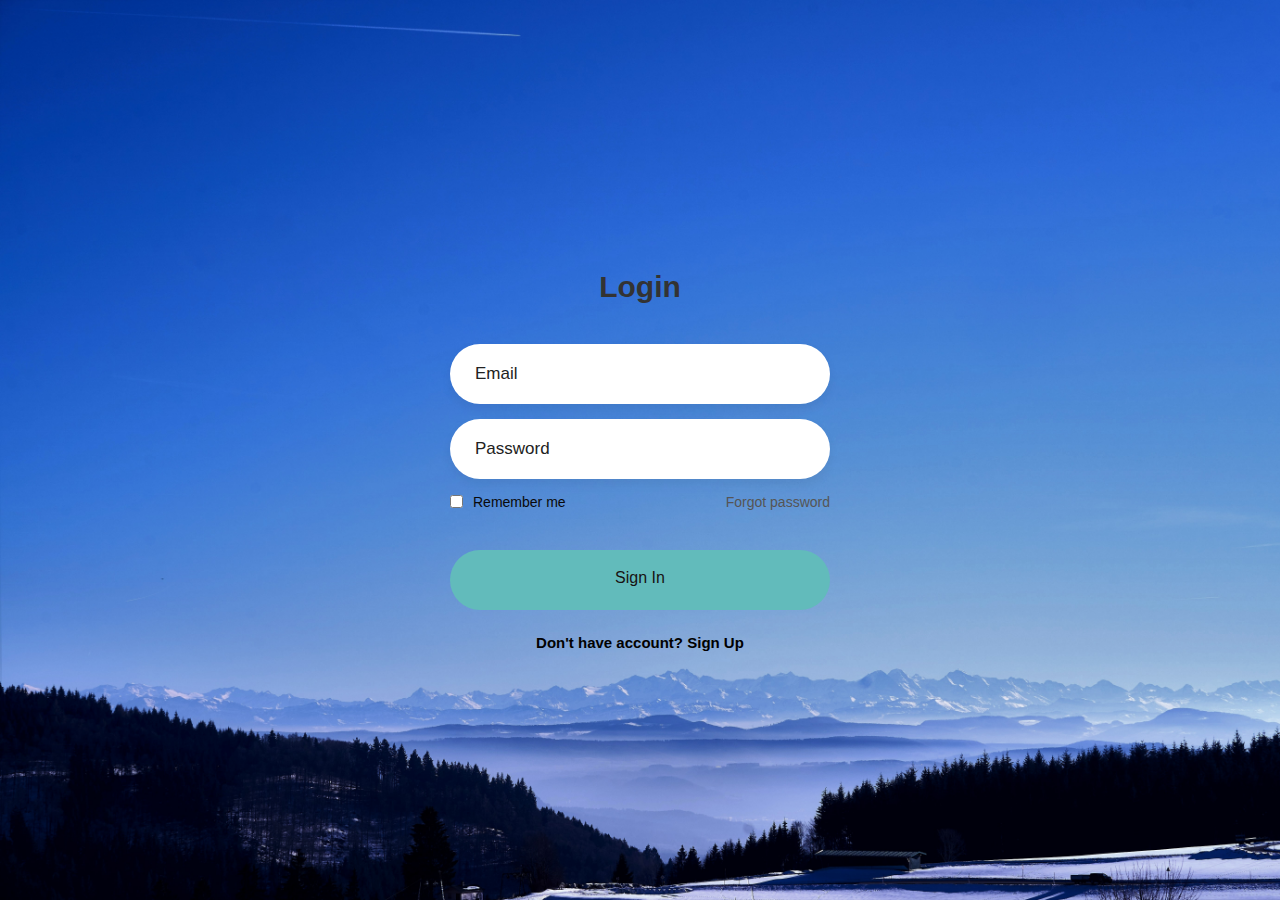
<file: index.html>
<!DOCTYPE html>
<html lang="en">
<head>
    <meta charset="UTF-8">
    <meta http-equiv="X-UA-Compatible" content="IE=edge">
    <meta name="viewport" content="width=device-width, initial-scale=1.0">
    <link rel="stylesheet" href="style.css">
    <title>Login Form SUE/IS/20/ICT/084</title>
</head>
<body  class="container">
    
    <div class="login-box">
        <div class="login-header">
            <header>Login</header>
        </div>
        <div class="input-box">
            <input type="text" class="input-field" placeholder="Email" autocomplete="off" required>
        </div>
        <div class="input-box">
            <input type="password" class="input-field" placeholder="Password" autocomplete="off" required>
        </div>
        <div class="forgot">
            <section>
                <input type="checkbox" id="check">
                <label for="check">Remember me</label>
            </section>
            <section>
                <a href="#">Forgot password</a>
            </section>
        </div>
        <div class="input-submit">
            <button class="submit-btn" id="submit"></button>
            <label for="submit">Sign In</label>
        </div>
        <div class="sign-up-link">
            <p>Don't have account? <a href="Register.html">Sign Up</a></p>
        </div>
    </div>
</body>
</html>
</file>
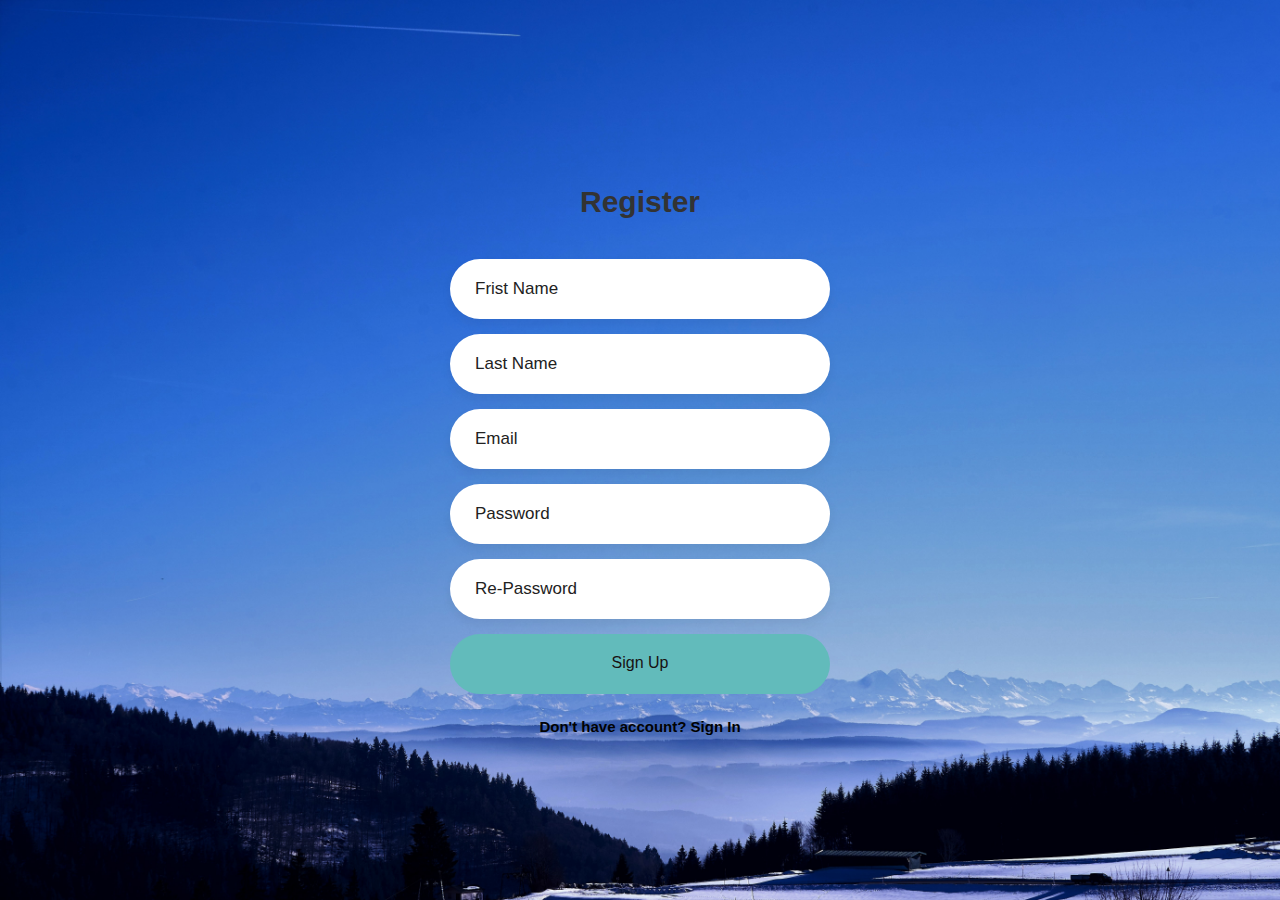
<file: Register.html>
<!DOCTYPE html>
<html lang="en">
<head>
    <meta charset="UTF-8">
    <meta http-equiv="X-UA-Compatible" content="IE=edge">
    <meta name="viewport" content="width=device-width, initial-scale=1.0">
    <link rel="stylesheet" href="style.css">
    <title>Login Form SUE/IS/20/ICT/084</title>
</head>
<body class="container">
    <div class="login-box">
        <div class="login-header">
            <header>Register</header>
        </div>

        <div class="input-box">
            <input type="text" class="input-field" placeholder="Frist Name" autocomplete="off" required>
        </div>
        <div class="input-box">
            <input type="text" class="input-field" placeholder="Last Name" autocomplete="off" required>
        </div>

        <div class="input-box">
         <input type="text" class="input-field" placeholder="Email" autocomplete="off" required>
        </div>
        <div class="input-box">
         <input type="password" class="input-field" placeholder="Password" autocomplete="off" required>
        </div>

       <div class="input-box">
            <input type="password" class="input-field" placeholder="Re-Password" autocomplete="off" required>
        </div>

        <div class="input-submit">
            <button class="submit-btn" id="submit"></button>
            <label for="submit">Sign Up</label>
        </div>

        <div class="sign-up-link">
            <p>Don't have account? <a href="index.html">Sign In</a></p>
        </div>
    </div>
</body>
</html>
</file>
<file: style.css>
*{
    margin: 0;
    padding: 0;
    box-sizing: border-box;
    font-family: 'Poppins',sans-serif;
    
}
.container{
    background: url("images/2.jpg");
    background-repeat: no-repeat;
    background-size: cover;

}
body{
    display: flex;
    justify-content: center;
    background-repeat: no-repeat;
    align-items: center;
    min-height: 100vh;
    
}
.login-box{
    display: flex;
    justify-content: center;
    flex-direction: column;
    width: 440px;
    height: 480px;
    padding: 30px;
}
.login-header{
    text-align: center;
    margin: 20px 0 40px 0;
}
.login-header header{
    color: #333;
    font-size: 30px;
    font-weight: 600;
}
.input-box .input-field{
    width: 100%;
    height: 60px;
    font-size: 17px;
    padding: 0 25px;
    margin-bottom: 15px;
    border-radius: 30px;
    border: none;
    box-shadow: 0px 5px 10px 1px rgba(0,0,0, 0.05);
    outline: none;
    transition: .3s;
}
::placeholder{
    font-weight: 500;
    color: #222;
}
.input-field:focus{
    width: 105%;
}
.forgot{
    display: flex;
    justify-content: space-between;
    margin-bottom: 40px;
}
section{
    display: flex;
    align-items: center;
    font-size: 14px;
    color: #09090a;
}
#check{
    margin-right: 10px;
}
a{
    text-decoration: none;
}
a:hover{
    text-decoration: underline;
}
section a{
    color: #555;
}
.input-submit{
    position: relative;
}
.submit-btn{
    width: 100%;
    height: 60px;
    background: #62bbbb;
    border: none;
    border-radius: 30px;
    cursor: pointer;
    transition: .3s;
}
.input-submit label{
    position: absolute;
    top: 45%;
    left: 50%;
    color: #181212;
    -webkit-transform: translate(-50%, -50%);
    -ms-transform: translate(-50%, -50%);
    transform: translate(-50%, -50%);
    cursor: pointer;
}
.submit-btn:hover{
    background: #0e0e0d;
    transform: scale(1.05,1);
}
.sign-up-link{
    text-align: center;
    font-size: 15px;
    margin-top: 20px;
}
p{
    color: #020202;
    font-weight: 600;
}
.sign-up-link a{
    color: #000000;
    font-weight: 600;
}
</file>
